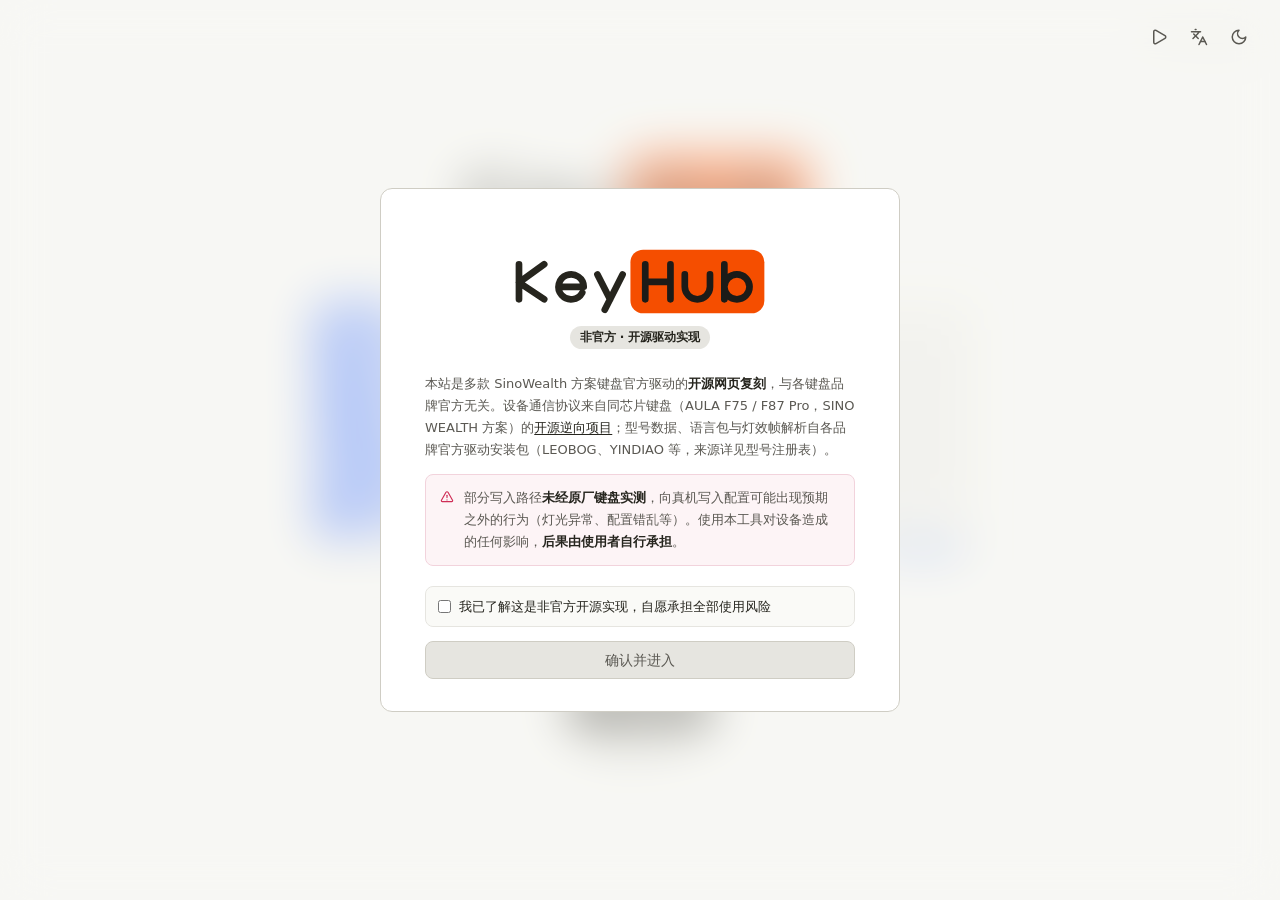
<file: index.html>
<!DOCTYPE html>
<html lang="zh-CN">
<head>
<meta charset="UTF-8">
<meta name="viewport" content="width=device-width, initial-scale=1.0">
<title>KeyHub · 键盘网页驱动（开源社区版）</title>
<link rel="icon" href="favicon.svg" type="image/svg+xml">
<link rel="icon" href="favicon.ico" sizes="16x24x32x48">
<link rel="apple-touch-icon" href="apple-touch-icon.png">
<link rel="manifest" href="manifest.webmanifest">
<meta name="theme-color" content="#f7f7f4">
<meta name="description" content="KeyHub — SinoWealth 方案键盘的开源网页驱动（非官方）：WebHID 真机连接、灯效/改键/宏，型号注册表社区共建（LEOBOG、YINDIAO 等）。">
<link rel="stylesheet" href="css/app.css">
<script>
// 先于渲染恢复夜间主题，避免暗色用户看到闪白
try {
  if (JSON.parse(localStorage.getItem('leobog-web-v1') || '{}').theme === 'dark')
    document.documentElement.dataset.theme = 'dark';
} catch (e) {}
</script>
</head>
<body>

<!-- 免责声明门：开源说明 + 风险确认，确认后才能进入型号选择。
     结构与各功能弹窗统一（modal-mask 毛玻璃遮罩 + modal 卡片），确认前不提供关闭途径 -->
<div id="gate" class="modal-mask" role="dialog" aria-modal="true" aria-label="免责声明 / Disclaimer" data-i18n-aria="app.gate.aria">
  <div class="gate-top">
    <button id="gate-demo" class="icon-btn" type="button" title="演示模式" data-i18n-title="app.gate.demoTitle" aria-haspopup="dialog"></button>
    <div class="lang-wrap">
      <button id="gate-lang" class="icon-btn" type="button" title="Language / 语言" aria-haspopup="menu"></button>
      <div class="lang-menu" role="menu">
        <button type="button" class="lang-item" data-lang="zh">简体中文 <span class="ck" data-icon="check"></span></button>
        <button type="button" class="lang-item" data-lang="en">English <span class="ck" data-icon="check"></span></button>
      </div>
    </div>
    <button id="gate-theme" class="icon-btn" type="button" title="日/夜间模式"></button>
  </div>
  <div class="modal gate-card">
    <h1 class="brand-lockup">
      <img src="assets/brand/logo-wide.svg" alt="KeyHub" class="brand-wide only-light">
      <img src="assets/brand/logo-wide-dark.svg" alt="" aria-hidden="true" class="brand-wide only-dark">
    </h1>
    <p class="gate-badge" id="gate-badge" data-i18n-text="app.gate.badge">非官方 · 开源驱动实现</p>
    <div class="gate-body">
      <p id="gate-desc" data-i18n-html="app.gate.desc">本站是多款 SinoWealth 方案键盘官方驱动的<b>开源网页复刻</b>，与各键盘品牌官方无关。设备通信协议来自同芯片键盘
        （AULA F75 / F87 Pro，SINO WEALTH 方案）的<a href="https://github.com/marcoslor/Aula-F87-Controller"
        target="_blank" rel="noreferrer">开源逆向项目</a>；型号数据、语言包与灯效帧解析自各品牌官方驱动安装包（LEOBOG、YINDIAO 等，来源详见型号注册表）。</p>
      <p class="gate-warn"><span data-icon="triangleAlert"></span>
        <span id="gate-warn-text" data-i18n-html="app.gate.warn">部分写入路径<b>未经原厂键盘实测</b>，向真机写入配置可能出现预期之外的行为（灯光异常、配置错乱等）。
        使用本工具对设备造成的任何影响，<b>后果由使用者自行承担</b>。</span></p>
    </div>
    <label class="gate-agree">
      <input type="checkbox" id="gate-agree">
      <span id="gate-agree-text" data-i18n-text="app.gate.agree">我已了解这是非官方开源实现，自愿承担全部使用风险</span>
    </label>
    <button id="gate-enter" class="btn primary" disabled data-i18n-text="app.gate.enter">确认并进入</button>
  </div>
</div>

<!-- 主页：连接中心（键盘动画 + 添加新设备向导）。常驻渲染在底层，门禁页以磨砂玻璃浮于其上 -->
<div id="welcome" class="welcome">
  <div class="welcome-top">
    <button id="welcome-demo" class="icon-btn" type="button" title="演示模式" data-i18n-title="app.gate.demoTitle" aria-haspopup="dialog"></button>
    <div class="lang-wrap">
      <button id="welcome-lang" class="icon-btn" type="button" title="Language / 语言" aria-haspopup="menu"></button>
      <div id="lang-menu" class="lang-menu" role="menu">
        <button type="button" class="lang-item" data-lang="zh">简体中文 <span class="ck" data-icon="check"></span></button>
        <button type="button" class="lang-item" data-lang="en">English <span class="ck" data-icon="check"></span></button>
      </div>
    </div>
    <button id="welcome-theme" class="icon-btn" type="button" title="日/夜间模式"></button>
  </div>
  <div class="welcome-inner">
    <div class="welcome-head">
      <div class="brand-lockup" aria-label="KeyHub">
        <img src="assets/brand/logo-wide.svg" alt="KeyHub" class="brand-wide only-light">
        <img src="assets/brand/logo-wide-dark.svg" alt="" aria-hidden="true" class="brand-wide only-dark">
      </div>
    </div>
    <div id="conn-hero" class="conn-hero"></div>
  </div>
</div>

<!-- 主界面 -->
<div id="app" class="app hidden">
  <aside class="sidebar">
    <svg class="logo" viewBox="0 0 128 128" role="img" aria-label="KeyHub" title="返回型号选择" data-i18n-title="app.topbar.backToModels"><rect x="0" y="0" width="128" height="128" rx="28" fill="var(--mark-tile,#26251e)"/><path d="M 10.5 -21.5 L 10.5 89.5 M 10.5 36 L 89.5 -21.5 M 10.5 36 L 89.5 89.5" transform="translate(24.73 32.26) scale(0.227)" fill="none" stroke="var(--mark-key,#f7f7f4)" stroke-width="21" stroke-linecap="round" stroke-linejoin="round"/><path d="M 21 50 L 79 50 M 84.88 68.54 A 39.5 39.5 0 1 1 89.5 50" transform="translate(52.88 32.26) scale(0.227)" fill="none" stroke="var(--mark-key,#f7f7f4)" stroke-width="21" stroke-linecap="round" stroke-linejoin="round"/><path d="M 10.5 10.5 L 50 89.5 M 89.5 10.5 L 33.5 122.5" transform="translate(80.57 32.26) scale(0.227)" fill="none" stroke="var(--mark-key,#f7f7f4)" stroke-width="21" stroke-linecap="round" stroke-linejoin="round"/><rect x="19.72" y="67.96" width="88.56" height="44" rx="11" fill="var(--primary,#f54e00)"/><path d="M 10.5 -21.5 L 10.5 89.5 M 89.5 -21.5 L 89.5 89.5 M 10.5 34 L 89.5 34" transform="translate(29.72 83.27) scale(0.197)" fill="none" stroke="#1c1b18" stroke-width="21" stroke-linecap="round" stroke-linejoin="round"/><path d="M 10.5 10.5 L 10.5 50 M 89.5 50 A 39.5 39.5 0 0 1 10.5 50 M 89.5 50 L 89.5 10.5" transform="translate(54.15 83.27) scale(0.197)" fill="none" stroke="#1c1b18" stroke-width="21" stroke-linecap="round" stroke-linejoin="round"/><path d="M 10.5 -21.5 L 10.5 89.5 M 50 10.5 A 39.5 39.5 0 0 1 50 89.5 A 39.5 39.5 0 0 1 50 10.5" transform="translate(78.58 83.27) scale(0.197)" fill="none" stroke="#1c1b18" stroke-width="21" stroke-linecap="round" stroke-linejoin="round"/></svg>
    <nav id="nav" class="nav"></nav>
    <div class="sidebar-foot">
      <button id="btn-debug" class="dbg-btn" title="HID 控制台" data-i18n-title="app.topbar.hidConsole">HID</button>
    </div>
  </aside>

  <main class="main">
    <header class="topbar">
      <div class="topbar-model">
        <span id="tb-model-name">—</span>
        <span id="tb-mode" class="tb-mode hidden"></span>
        <span id="tb-model-sub" class="dim"></span>
      </div>
      <div class="topbar-right">
        <div class="lang-wrap">
          <button id="app-lang" class="icon-btn" type="button" title="Language / 语言" aria-haspopup="menu"></button>
          <div class="lang-menu" role="menu">
            <button type="button" class="lang-item" data-lang="zh">简体中文 <span class="ck" data-icon="check"></span></button>
            <button type="button" class="lang-item" data-lang="en">English <span class="ck" data-icon="check"></span></button>
          </div>
        </div>
        <button id="btn-theme" class="icon-btn" title="切换日/夜间模式"></button>
        <button id="btn-back" class="icon-btn" title="返回型号选择" data-i18n-title="app.topbar.backToModels"></button>
      </div>
    </header>

    <!-- 页面顶部条带位：当前未使用（空时零高度不影响布局，切页由 main.js 清空） -->
    <section id="page-top" class="page-top"></section>

    <section class="kb-stage">
      <div class="kb-card"><div id="kb-view"></div></div>
    </section>

    <section id="page" class="page"></section>
  </main>
</div>

<!-- HID 控制台（专业用户调试台：监视/过滤 + 报文构造发送 + 只读探针） -->
<div id="debug-drawer" class="debug-drawer hidden">
  <div class="dbg-head">
    <b data-i18n-text="app.topbar.hidConsole">HID 控制台</b>
    <span id="dbg-status" class="dbg-status"></span>
    <span class="dbg-flex"></span>
    <button id="dbg-float" class="ghost-btn" title="悬浮为可拖动小窗" data-i18n-title="app.dbg.float"><span data-icon="pip"></span></button>
    <button id="dbg-copy" class="ghost-btn" title="复制可见日志" data-i18n-title="app.dbg.copyLogTip"><span data-icon="copy"></span></button>
    <button id="dbg-dl" class="ghost-btn" title="导出完整日志（.log）" data-i18n-title="app.dbg.dlLogTip"><span data-icon="download"></span></button>
    <button id="dbg-diag" class="ghost-btn" title="导出适配诊断包（提交适配 issue 时作为附件上传）" data-i18n-title="app.dbg.diagTip"><span data-icon="send"></span></button>
    <button id="dbg-clear" class="ghost-btn" title="清空日志" data-i18n-title="app.dbg.clearLogTip"><span data-icon="eraser"></span></button>
    <button id="dbg-close" class="ghost-btn"><span data-icon="x"></span></button>
  </div>
  <div class="dbg-toolbar">
    <div id="dbg-kinds" class="dbg-kinds"></div>
    <input id="dbg-search" class="inp dbg-search" type="search" placeholder="筛选…" data-i18n-placeholder="app.dbg.filterPh">
    <label class="dbg-follow"><input type="checkbox" id="dbg-follow" checked><span data-i18n-text="app.dbg.follow">跟随</span></label>
    <span id="dbg-count" class="dbg-count"></span>
  </div>
  <pre id="dbg-log" class="dbg-log"></pre>
  <div class="dbg-compose">
    <div class="dbg-row">
      <select id="dbg-mode" class="inp dbg-sel" title="发送模式" data-i18n-title="app.dbg.modeTip"></select>
      <select id="dbg-target" class="inp dbg-sel" title="发送目标接口" data-i18n-title="app.dbg.targetTip"></select>
      <input id="dbg-input" class="inp dbg-inp" type="text" spellcheck="false" autocomplete="off">
      <button id="dbg-send" class="btn" data-i18n-text="app.dbg.send">发送</button>
    </div>
    <div class="dbg-row">
      <span id="dbg-preview" class="dbg-preview"></span>
      <label class="dbg-follow" id="dbg-readback-wrap"><input type="checkbox" id="dbg-readback" checked><span data-i18n-text="app.dbg.readBack">读回应答</span></label>
    </div>
    <div class="dbg-row">
      <span class="dim dbg-quick-label" data-i18n-text="app.dbg.probes">只读探针</span>
      <span id="dbg-probes" class="dbg-probes"></span>
    </div>
  </div>
</div>

<div id="toast" class="toast hidden"></div>

<script type="module" src="js/main.js"></script>
</body>
</html>
</file>
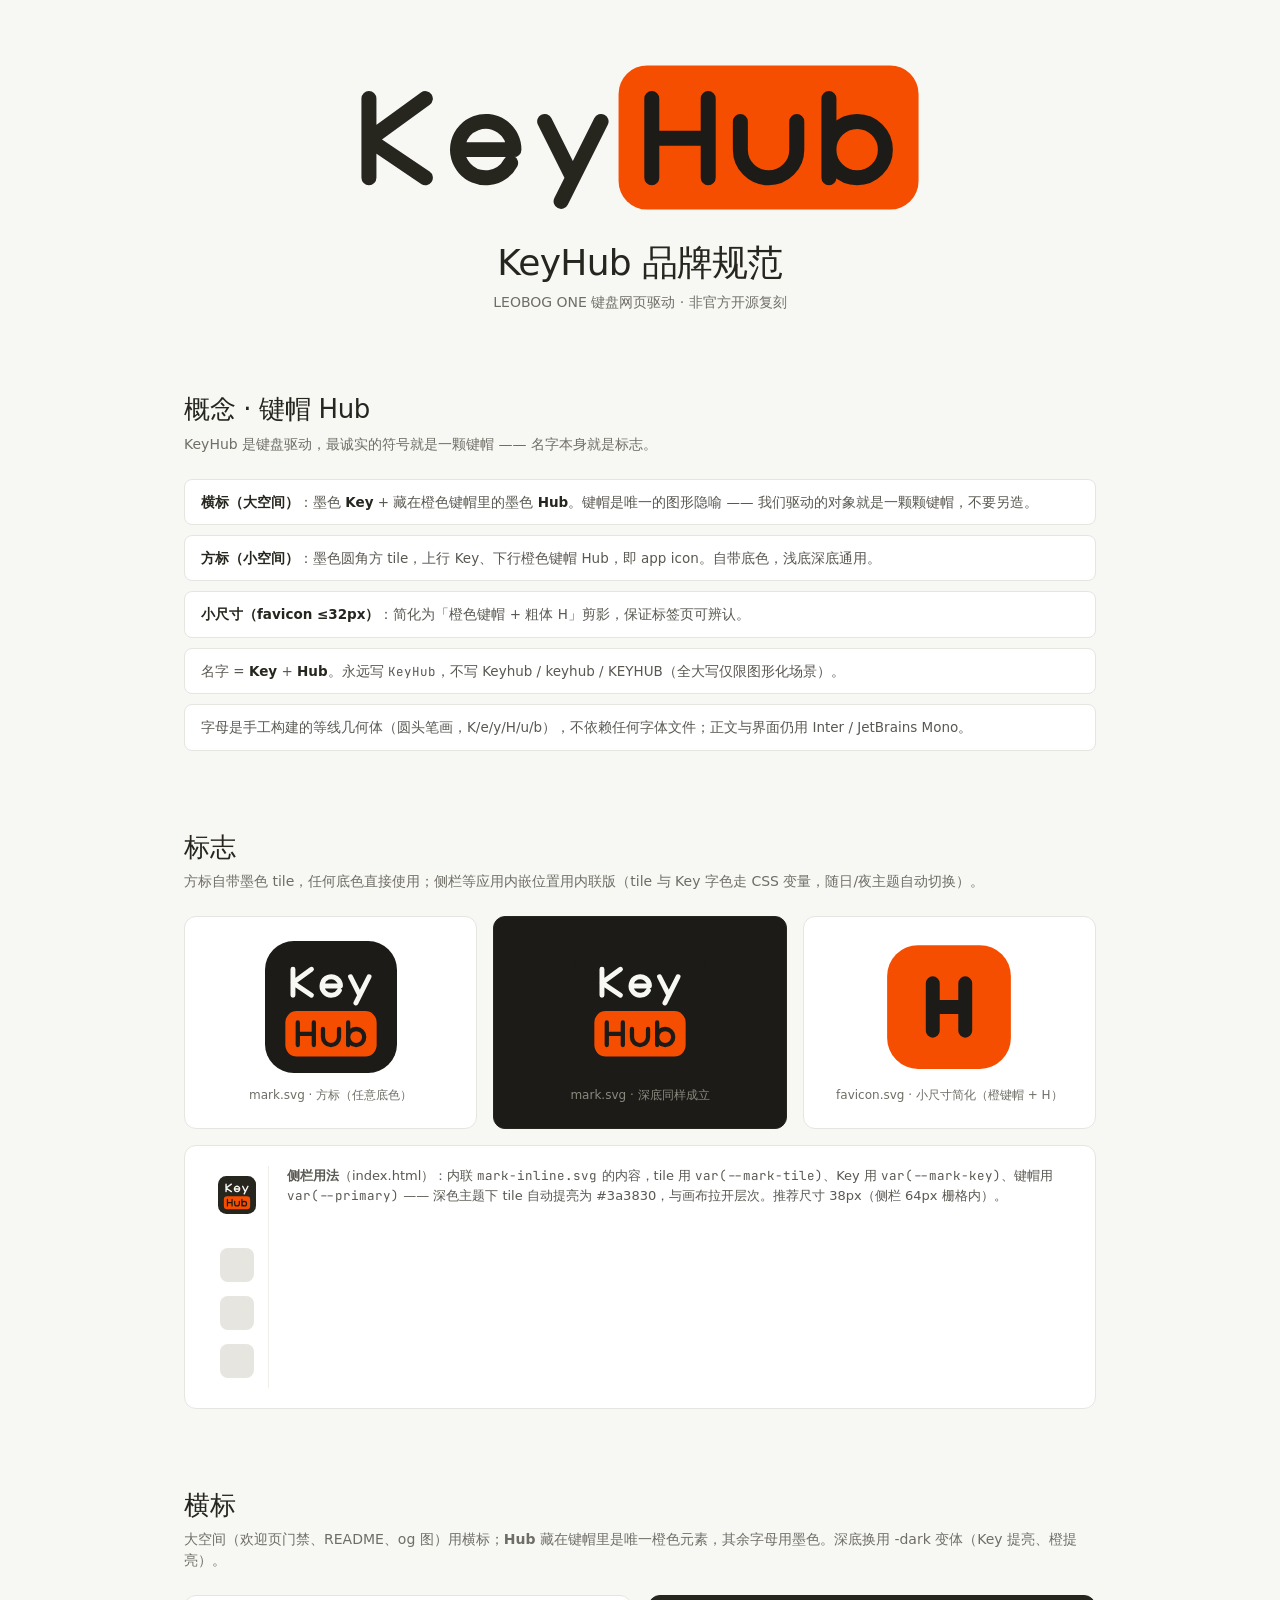
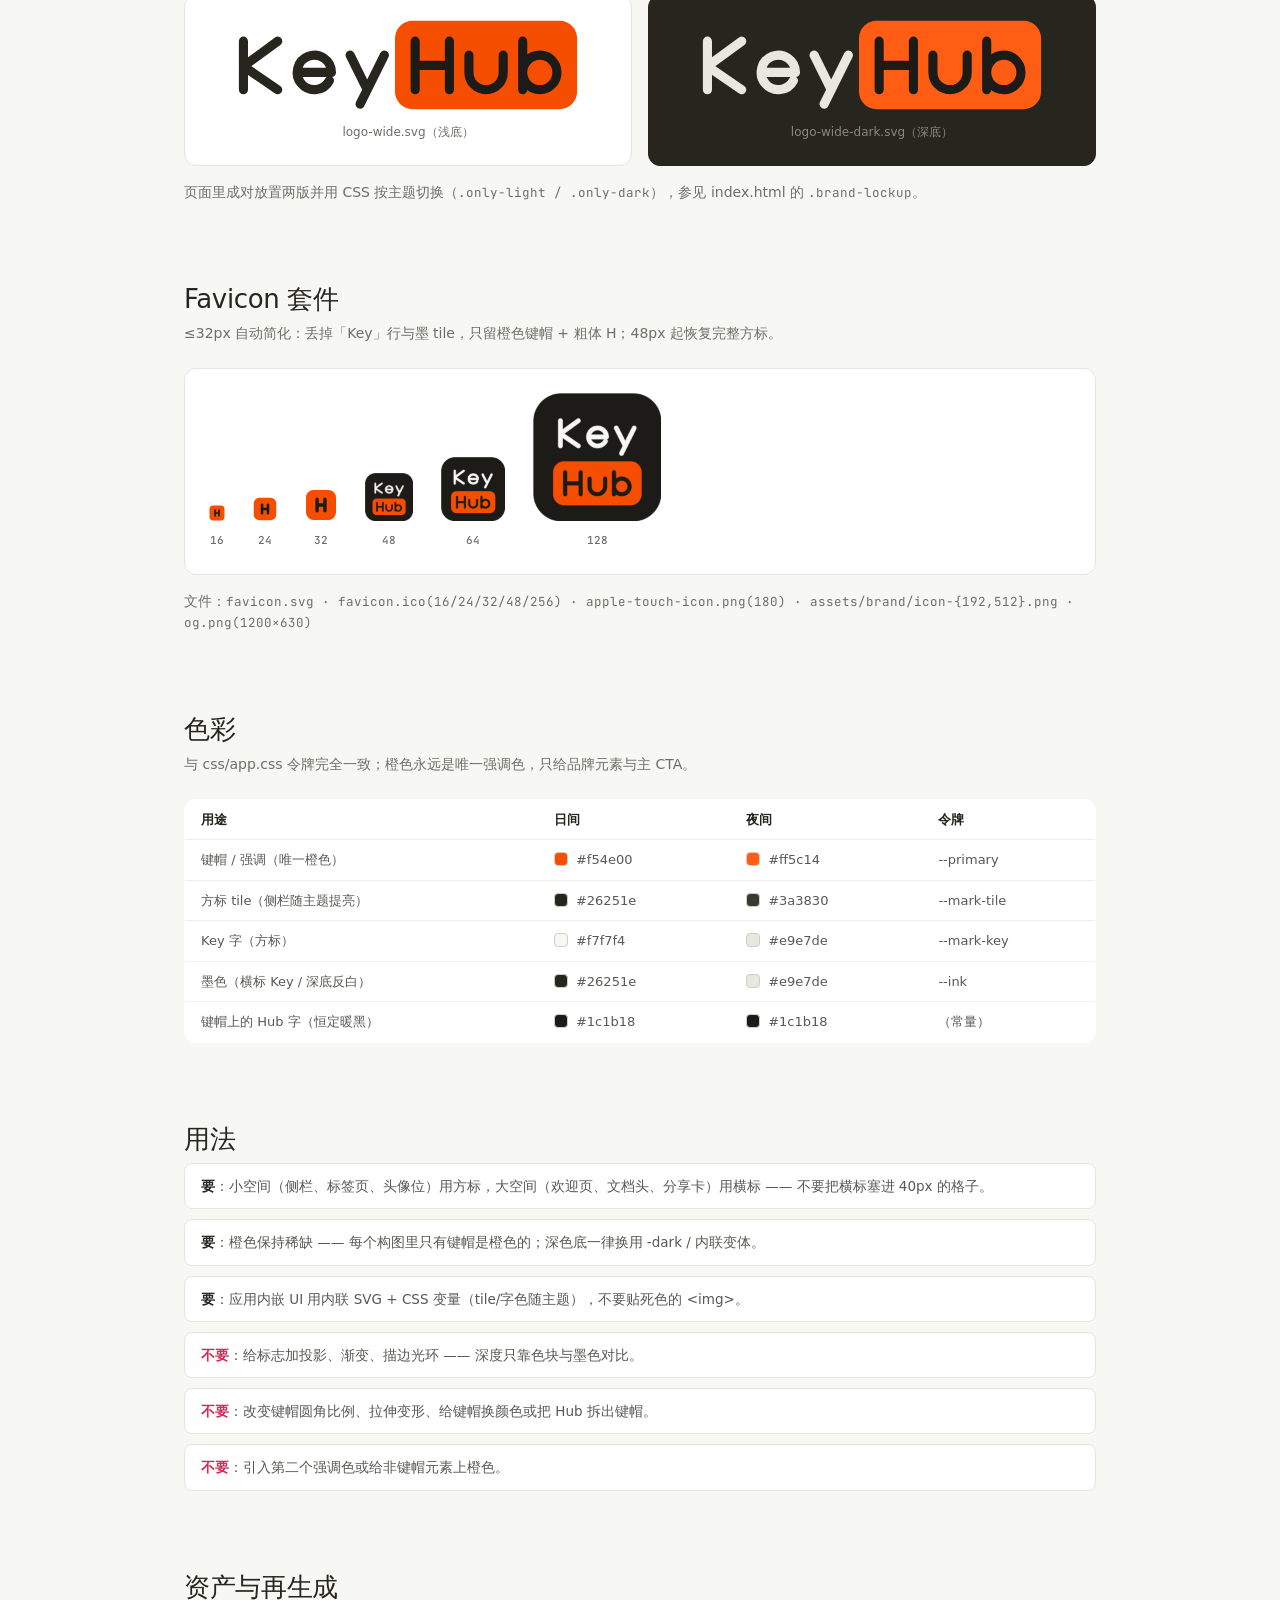
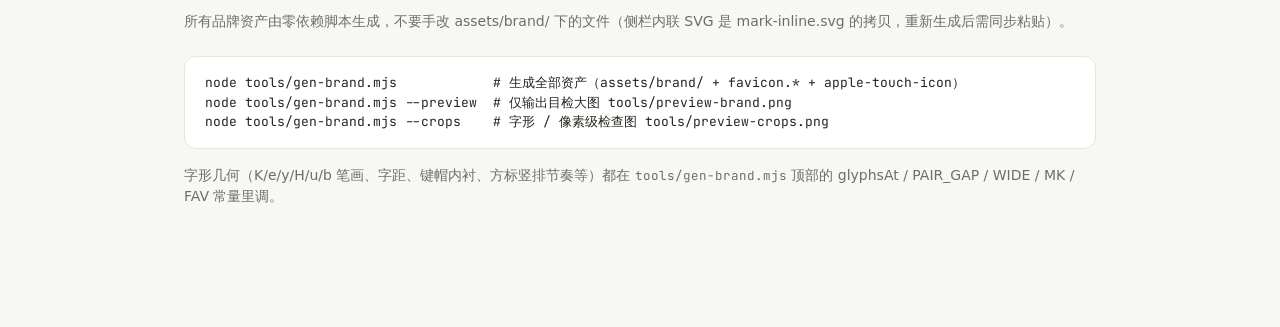
<file: brand.html>
<!DOCTYPE html>
<html lang="zh-CN">
<head>
<meta charset="UTF-8">
<meta name="viewport" content="width=device-width, initial-scale=1.0">
<title>KeyHub · 品牌规范</title>
<link rel="icon" href="favicon.svg" type="image/svg+xml">
<link rel="icon" href="favicon.ico" sizes="16x32x48">
<link rel="preconnect" href="https://fonts.googleapis.com">
<link rel="preconnect" href="https://fonts.gstatic.com" crossorigin>
<link href="https://fonts.googleapis.com/css2?family=Inter:wght@400;500;600&family=JetBrains+Mono:wght@400;500&display=swap" rel="stylesheet">
<link rel="stylesheet" href="css/app.css">
<style>
/* 品牌规范页 —— 复用 app.css 令牌, 仅本页布局样式 */
body { overflow: auto; }
.wrap { max-width: 960px; margin: 0 auto; padding: 64px 24px 96px; }
.sec { margin-top: 80px; }
.sec > h2 {
  font: 400 26px/1.25 var(--font-sans); letter-spacing: -0.33px; color: var(--ink);
  margin-bottom: 8px;
}
.sec > .sub { color: var(--muted); font-size: 14px; margin-bottom: 24px; }
.grid { display: grid; gap: 16px; }
.grid.c3 { grid-template-columns: repeat(3, 1fr); }
.grid.c2 { grid-template-columns: repeat(2, 1fr); }
@media (max-width: 720px) { .grid.c3, .grid.c2 { grid-template-columns: 1fr; } }
.tile {
  background: var(--card); border: 1px solid var(--hairline); border-radius: var(--r-lg);
  padding: 24px; display: flex; flex-direction: column; align-items: center; gap: 14px;
}
.tile.dark { background: var(--ink); color: var(--canvas); border-color: var(--ink); }
.tile .label { font: 500 12px/1.4 var(--font-sans); color: var(--muted); }
.tile.dark .label { color: #8b887d; }
.row { display: flex; align-items: center; gap: 24px; flex-wrap: wrap; }
table.tok { border-collapse: collapse; width: 100%; background: var(--card); border: 1px solid var(--hairline); border-radius: var(--r-lg); overflow: hidden; }
table.tok th, table.tok td { text-align: left; padding: 10px 16px; border-bottom: 1px solid var(--hairline-soft); font: 400 13px/1.5 var(--font-sans); color: var(--body); }
table.tok th { font-weight: 600; color: var(--ink); }
table.tok tr:last-child td { border-bottom: none; }
.sw { display: inline-block; width: 14px; height: 14px; border-radius: 4px; border: 1px solid var(--hairline-strong); vertical-align: -2px; margin-right: 8px; }
code, .mono { font-family: var(--font-mono); font-size: 12.5px; }
.codeblock {
  background: var(--card); border: 1px solid var(--hairline); border-radius: var(--r-lg);
  padding: 16px 20px; font-family: var(--font-mono); font-size: 13px; color: var(--ink);
  overflow-x: auto; user-select: text; white-space: pre;
}
ul.rules { list-style: none; display: grid; gap: 10px; }
ul.rules li { background: var(--card); border: 1px solid var(--hairline); border-radius: var(--r-md); padding: 12px 16px; font-size: 13.5px; color: var(--body); }
ul.rules li b { color: var(--ink); font-weight: 600; }
ul.rules li.no b { color: var(--error); }
.favdemo { display: flex; align-items: flex-end; gap: 28px; background: var(--card); border: 1px solid var(--hairline); border-radius: var(--r-lg); padding: 24px; }
.favdemo .item { text-align: center; }
.favdemo .item img { display: block; margin: 0 auto 8px; image-rendering: auto; }
.favdemo .item span { font: 500 11px/1 var(--font-mono); color: var(--muted); }
.hero { text-align: center; }
.hero img { width: min(560px, 100%); height: auto; }
.kicker { font: 600 11px/1.4 var(--font-sans); letter-spacing: 0.88px; text-transform: uppercase; color: var(--muted); }
.sidebar-demo {
  display: flex; align-items: flex-start; gap: 18px; background: var(--card);
  border: 1px solid var(--hairline); border-radius: var(--r-lg); padding: 20px;
}
.sidebar-demo .rail {
  width: 64px; flex: none; display: flex; flex-direction: column; align-items: center; gap: 14px;
  padding: 10px 0; border-right: 1px solid var(--hairline-soft);
}
.sidebar-demo .rail .ph { width: 34px; height: 34px; border-radius: 8px; background: var(--surface-strong); }
.sidebar-demo .rail svg.logo { width: 38px; height: 38px; display: block; }
.sidebar-demo p { font-size: 13px; color: var(--body); }
</style>
</head>
<body>
<div class="wrap">

  <div class="hero sec" style="margin-top:0">
    <img src="assets/brand/logo-wide.svg" alt="KeyHub">
    <h1 style="font:400 36px/1.2 var(--font-sans); letter-spacing:-0.72px; color:var(--ink); margin-top:24px">KeyHub 品牌规范</h1>
    <p style="color:var(--muted); font-size:14px; margin-top:8px">LEOBOG ONE 键盘网页驱动 · 非官方开源复刻</p>
  </div>

  <div class="sec">
    <h2>概念 · 键帽 Hub</h2>
    <p class="sub">KeyHub 是键盘驱动，最诚实的符号就是一颗键帽 —— 名字本身就是标志。</p>
    <ul class="rules">
      <li><b>横标（大空间）</b>：墨色 <b>Key</b> + 藏在橙色键帽里的墨色 <b>Hub</b>。键帽是唯一的图形隐喻 —— 我们驱动的对象就是一颗颗键帽，不要另造。</li>
      <li><b>方标（小空间）</b>：墨色圆角方 tile，上行 Key、下行橙色键帽 Hub，即 app icon。自带底色，浅底深底通用。</li>
      <li><b>小尺寸（favicon ≤32px）</b>：简化为「橙色键帽 + 粗体 H」剪影，保证标签页可辨认。</li>
      <li>名字 = <b>Key</b> + <b>Hub</b>。永远写 <span class="mono">KeyHub</span>，不写 Keyhub / keyhub / KEYHUB（全大写仅限图形化场景）。</li>
      <li>字母是手工构建的等线几何体（圆头笔画，K/e/y/H/u/b），不依赖任何字体文件；正文与界面仍用 Inter / JetBrains Mono。</li>
    </ul>
  </div>

  <div class="sec">
    <h2>标志</h2>
    <p class="sub">方标自带墨色 tile，任何底色直接使用；侧栏等应用内嵌位置用内联版（tile 与 Key 字色走 CSS 变量，随日/夜主题自动切换）。</p>
    <div class="grid c3">
      <div class="tile"><img src="assets/brand/mark.svg" width="132" alt="方标"><span class="label">mark.svg · 方标（任意底色）</span></div>
      <div class="tile dark" style="background:#1c1b18"><img src="assets/brand/mark.svg" width="132" alt="方标深底"><span class="label">mark.svg · 深底同样成立</span></div>
      <div class="tile"><img src="assets/brand/favicon.svg" width="132" alt="小尺寸简化"><span class="label">favicon.svg · 小尺寸简化（橙键帽 + H）</span></div>
    </div>
    <div class="sidebar-demo" style="margin-top:16px">
      <div class="rail">
        <svg class="logo" viewBox="0 0 128 128" role="img" aria-label="KeyHub"><rect x="0" y="0" width="128" height="128" rx="28" fill="var(--mark-tile,#26251e)"/><path d="M 10.5 -21.5 L 10.5 89.5 M 10.5 36 L 89.5 -21.5 M 10.5 36 L 89.5 89.5" transform="translate(24.73 32.26) scale(0.227)" fill="none" stroke="var(--mark-key,#f7f7f4)" stroke-width="21" stroke-linecap="round" stroke-linejoin="round"/><path d="M 21 50 L 79 50 M 84.88 68.54 A 39.5 39.5 0 1 1 89.5 50" transform="translate(52.88 32.26) scale(0.227)" fill="none" stroke="var(--mark-key,#f7f7f4)" stroke-width="21" stroke-linecap="round" stroke-linejoin="round"/><path d="M 10.5 10.5 L 50 89.5 M 89.5 10.5 L 33.5 122.5" transform="translate(80.57 32.26) scale(0.227)" fill="none" stroke="var(--mark-key,#f7f7f4)" stroke-width="21" stroke-linecap="round" stroke-linejoin="round"/><rect x="19.72" y="67.96" width="88.56" height="44" rx="11" fill="var(--primary,#f54e00)"/><path d="M 10.5 -21.5 L 10.5 89.5 M 89.5 -21.5 L 89.5 89.5 M 10.5 34 L 89.5 34" transform="translate(29.72 83.27) scale(0.197)" fill="none" stroke="#1c1b18" stroke-width="21" stroke-linecap="round" stroke-linejoin="round"/><path d="M 10.5 10.5 L 10.5 50 M 89.5 50 A 39.5 39.5 0 0 1 10.5 50 M 89.5 50 L 89.5 10.5" transform="translate(54.15 83.27) scale(0.197)" fill="none" stroke="#1c1b18" stroke-width="21" stroke-linecap="round" stroke-linejoin="round"/><path d="M 10.5 -21.5 L 10.5 89.5 M 50 10.5 A 39.5 39.5 0 0 1 50 89.5 A 39.5 39.5 0 0 1 50 10.5" transform="translate(78.58 83.27) scale(0.197)" fill="none" stroke="#1c1b18" stroke-width="21" stroke-linecap="round" stroke-linejoin="round"/></svg>
        <span class="ph"></span><span class="ph"></span><span class="ph"></span>
      </div>
      <p><b>侧栏用法</b>（index.html）：内联 <span class="mono">mark-inline.svg</span> 的内容，tile 用 <span class="mono">var(--mark-tile)</span>、Key 用 <span class="mono">var(--mark-key)</span>、键帽用 <span class="mono">var(--primary)</span> —— 深色主题下 tile 自动提亮为 #3a3830，与画布拉开层次。推荐尺寸 38px（侧栏 64px 栅格内）。</p>
    </div>
  </div>

  <div class="sec">
    <h2>横标</h2>
    <p class="sub">大空间（欢迎页门禁、README、og 图）用横标；<b>Hub</b> 藏在键帽里是唯一橙色元素，其余字母用墨色。深底换用 -dark 变体（Key 提亮、橙提亮）。</p>
    <div class="grid c2">
      <div class="tile"><img src="assets/brand/logo-wide.svg" style="width:min(340px,86%)" alt="横标"><span class="label">logo-wide.svg（浅底）</span></div>
      <div class="tile dark"><img src="assets/brand/logo-wide-dark.svg" style="width:min(340px,86%)" alt="横标深底"><span class="label">logo-wide-dark.svg（深底）</span></div>
    </div>
    <p class="sub" style="margin-top:16px">页面里成对放置两版并用 CSS 按主题切换（<span class="mono">.only-light / .only-dark</span>），参见 index.html 的 <span class="mono">.brand-lockup</span>。</p>
  </div>

  <div class="sec">
    <h2>Favicon 套件</h2>
    <p class="sub">≤32px 自动简化：丢掉「Key」行与墨 tile，只留橙色键帽 + 粗体 H；48px 起恢复完整方标。</p>
    <div class="favdemo">
      <div class="item"><img src="favicon.svg" width="16" alt=""><span>16</span></div>
      <div class="item"><img src="favicon.svg" width="24" alt=""><span>24</span></div>
      <div class="item"><img src="favicon.svg" width="32" alt=""><span>32</span></div>
      <div class="item"><img src="favicon.ico" width="48" alt=""><span>48</span></div>
      <div class="item"><img src="assets/brand/icon-192.png" width="64" alt=""><span>64</span></div>
      <div class="item"><img src="assets/brand/icon-192.png" width="128" alt=""><span>128</span></div>
    </div>
    <p class="sub" style="margin-top:16px">文件：<span class="mono">favicon.svg · favicon.ico(16/24/32/48/256) · apple-touch-icon.png(180) · assets/brand/icon-{192,512}.png · og.png(1200×630)</span></p>
  </div>

  <div class="sec">
    <h2>色彩</h2>
    <p class="sub">与 css/app.css 令牌完全一致；橙色永远是唯一强调色，只给品牌元素与主 CTA。</p>
    <table class="tok">
      <tr><th>用途</th><th>日间</th><th>夜间</th><th>令牌</th></tr>
      <tr><td>键帽 / 强调（唯一橙色）</td><td><span class="sw" style="background:#f54e00"></span>#f54e00</td><td><span class="sw" style="background:#ff5c14"></span>#ff5c14</td><td class="mono">--primary</td></tr>
      <tr><td>方标 tile（侧栏随主题提亮）</td><td><span class="sw" style="background:#26251e"></span>#26251e</td><td><span class="sw" style="background:#3a3830"></span>#3a3830</td><td class="mono">--mark-tile</td></tr>
      <tr><td>Key 字（方标）</td><td><span class="sw" style="background:#f7f7f4"></span>#f7f7f4</td><td><span class="sw" style="background:#e9e7de"></span>#e9e7de</td><td class="mono">--mark-key</td></tr>
      <tr><td>墨色（横标 Key / 深底反白）</td><td><span class="sw" style="background:#26251e"></span>#26251e</td><td><span class="sw" style="background:#e9e7de"></span>#e9e7de</td><td class="mono">--ink</td></tr>
      <tr><td>键帽上的 Hub 字（恒定暖黑）</td><td><span class="sw" style="background:#1c1b18"></span>#1c1b18</td><td><span class="sw" style="background:#1c1b18"></span>#1c1b18</td><td class="mono">（常量）</td></tr>
    </table>
  </div>

  <div class="sec">
    <h2>用法</h2>
    <ul class="rules">
      <li><b>要</b>：小空间（侧栏、标签页、头像位）用方标，大空间（欢迎页、文档头、分享卡）用横标 —— 不要把横标塞进 40px 的格子。</li>
      <li><b>要</b>：橙色保持稀缺 —— 每个构图里只有键帽是橙色的；深色底一律换用 -dark / 内联变体。</li>
      <li><b>要</b>：应用内嵌 UI 用内联 SVG + CSS 变量（tile/字色随主题），不要贴死色的 &lt;img&gt;。</li>
      <li class="no"><b>不要</b>：给标志加投影、渐变、描边光环 —— 深度只靠色块与墨色对比。</li>
      <li class="no"><b>不要</b>：改变键帽圆角比例、拉伸变形、给键帽换颜色或把 Hub 拆出键帽。</li>
      <li class="no"><b>不要</b>：引入第二个强调色或给非键帽元素上橙色。</li>
    </ul>
  </div>

  <div class="sec">
    <h2>资产与再生成</h2>
    <p class="sub">所有品牌资产由零依赖脚本生成，不要手改 assets/brand/ 下的文件（侧栏内联 SVG 是 mark-inline.svg 的拷贝，重新生成后需同步粘贴）。</p>
    <div class="codeblock">node tools/gen-brand.mjs            # 生成全部资产（assets/brand/ + favicon.* + apple-touch-icon）
node tools/gen-brand.mjs --preview  # 仅输出目检大图 tools/preview-brand.png
node tools/gen-brand.mjs --crops    # 字形 / 像素级检查图 tools/preview-crops.png</div>
    <p class="sub" style="margin-top:16px">字形几何（K/e/y/H/u/b 笔画、字距、键帽内衬、方标竖排节奏等）都在 <span class="mono">tools/gen-brand.mjs</span> 顶部的 glyphsAt / PAIR_GAP / WIDE / MK / FAV 常量里调。</p>
  </div>

</div>
</body>
</html>
</file>
<file: css/app.css>
/* ============================================================
   KeyHub — 主题令牌（本文件 :root 即唯一权威来源，DESIGN.md 为其叙述）
   暖奶油画布 · 墨色文字 · 橙色唯一强调 · 细线无阴影 · 日/夜双主题
   ============================================================ */
:root {
  /* Surface */
  --canvas: #f7f7f4;
  --canvas-soft: #fafaf7;
  --card: #ffffff;
  --surface-strong: #e6e5e0;
  /* Hairlines */
  --hairline: #e6e5e0;
  --hairline-soft: #efeee8;
  --hairline-strong: #cfcdc4;
  /* Text */
  --ink: #26251e;
  --body: #5a5852;
  --muted: #6f6e66;   /* 次级文字最低档：奶油底 4.7:1 / 白卡 5.0:1 */
  --muted-soft: #a09c92;  /* 仅用于装饰性图形（圆点/图标），不作文字色 */
  --on-primary: #ffffff;
  /* Brand & semantic */
  --primary: #f54e00;
  --primary-active: #d04200;
  --mark-tile: #26251e;  /* 侧栏方标 tile（assets/brand/mark-inline.svg 内联用） */
  --mark-key: #f7f7f4;   /* 方标上的 Key 字 */
  --success: #1f8a65;
  --warn: #9a6700;
  --error: #cf2d56;
  /* Type */
  /* 系统字体栈：站点零外部依赖（不请求 fonts.googleapis.com），中文由 PingFang/雅黑承接 */
  --font-sans: system-ui, -apple-system, "Segoe UI", "Helvetica Neue", "PingFang SC", "Microsoft YaHei", sans-serif;
  --font-mono: ui-monospace, "Cascadia Mono", Consolas, "JetBrains Mono", monospace;
  /* Radius */
  --r-xs: 4px; --r-sm: 6px; --r-md: 8px; --r-lg: 12px; --r-pill: 9999px;
  /* 主区统一容器宽：顶栏/面板内容共用同一中轴与左右缘；桌面优先，仅超宽屏才收口 */
  --shell: 1720px;

  color-scheme: light;
}

/* ---------- 夜间主题（暖黑，同一令牌体系） ---------- */
:root[data-theme="dark"] {
  --canvas: #1c1b18;
  --canvas-soft: #22211d;
  --card: #26251f;
  --surface-strong: #3a3830;
  --hairline: #35332c;
  --hairline-soft: #2c2a25;
  --hairline-strong: #4d4a40;
  --ink: #e9e7de;
  --body: #b6b3a8;
  --muted: #949083;   /* 暖黑卡面 4.8:1 */
  --muted-soft: #6e6b61;
  --on-primary: #ffffff;
  --primary: #ff5c14;
  --primary-active: #ff7238;
  --mark-tile: #3a3830;
  --mark-key: #e9e7de;
  --success: #3dbd8f;
  --warn: #d9a72e;
  --error: #e35d7f;

  color-scheme: dark;
}
* { box-sizing: border-box; margin: 0; padding: 0; user-select: none; }
html, body { height: 100%; }
body {
  background: var(--canvas);
  color: var(--body);
  font: 14px/1.5 var(--font-sans);
  overflow: hidden;
  -webkit-font-smoothing: antialiased;
}
.hidden { display: none !important; }
.dim { color: var(--muted); font-size: 12px; }
svg.ic { flex: none; vertical-align: -2px; }

/* ---------- 控件 ---------- */
.btn {
  display: inline-flex; align-items: center; justify-content: center; gap: 7px;
  background: var(--card);
  color: var(--ink);
  border: 1px solid var(--hairline-strong);
  border-radius: var(--r-md);
  padding: 6px 14px;
  min-height: 32px;
  cursor: pointer;
  font: 500 13px/1 var(--font-sans);
  transition: border-color .12s, background .12s;
}
.btn:hover { border-color: var(--ink); }
.btn:active { background: var(--canvas-soft); }
.btn.primary {
  background: var(--primary);
  border-color: var(--primary);
  color: var(--on-primary);
}
.btn.primary:hover { background: var(--primary-active); border-color: var(--primary-active); }
.btn.danger { color: var(--error); }
.btn.danger:hover { border-color: var(--error); }
.btn:disabled { opacity: .4; cursor: default; pointer-events: none; }
/* 禁用的主按钮保持可读：灰底 + 正文墨色（两主题经 token 成立），不用透明度压对比 */
.btn.primary:disabled { background: var(--surface-strong); border-color: var(--hairline-strong); color: var(--body); opacity: 1; }
.ghost-btn {
  display: inline-flex; align-items: center; gap: 6px;
  background: none; border: none; color: var(--muted);
  padding: 4px 8px; border-radius: var(--r-sm); cursor: pointer;
  font: 500 13px/1.4 var(--font-sans);
}
.ghost-btn:hover { color: var(--ink); background: var(--surface-strong); }
.sel, .inp {
  background: var(--card); color: var(--ink);
  border: 1px solid var(--hairline-strong); border-radius: var(--r-md);
  padding: 7px 10px; font: 400 13px/1.4 var(--font-sans); outline: none;
  user-select: text;
}
.sel:focus, .inp:focus { border-color: var(--ink); }
input[type="range"] { accent-color: var(--primary); cursor: pointer; }
input[type="checkbox"] { accent-color: var(--primary); }
input[type="color"].color-well {
  padding: 0; border-radius: var(--r-md); overflow: hidden;
}
.color-well::-webkit-color-swatch-wrapper { padding: 0; }
.color-well::-webkit-color-swatch { border: 1px solid var(--hairline-strong); border-radius: var(--r-md); }

/* 滑条行 */
.slider-row { display: flex; align-items: center; gap: 10px; margin: 9px 0; }
.slider-row label { width: 56px; flex: none; font-size: 13px; color: var(--ink); }
.slider-row input[type="range"] { flex: 1; }
.slider-row .val { width: 34px; text-align: center; font: 400 12px var(--font-mono); color: var(--ink); }
.slider-row .btn { min-height: 30px; padding: 4px 10px; }

/* ---------- 免责声明门 ---------- */
/* 门禁即弹窗：与其他功能弹窗共用 modal-mask（毛玻璃遮罩）+ modal（卡片）。
   底下的 #welcome 连接中心常驻渲染，透过毛玻璃隐约可见；确认前遮罩不可点击关闭 */
.gate-top {
  position: absolute; top: 20px; right: 24px;
  display: flex; align-items: center; gap: 6px;
}
.modal.gate-card {
  width: min(600px, calc(100vw - 48px)); min-width: 0;
  max-height: 86vh; overflow: auto;
  padding: 40px 44px 32px;
  text-align: center;
}
.gate-card h1 { margin-top: 20px; }
.gate-card h1 .brand-wide { width: min(250px, 72%); }
.gate-badge {
  display: inline-block;
  font: 600 12px/1.4 var(--font-sans);
  padding: 3px 10px; border-radius: var(--r-pill);
  background: var(--surface-strong); color: var(--ink);
  margin-top: 12px;
}
.gate-body { text-align: left; margin-top: 24px; font-size: 13px; line-height: 1.7; color: var(--body); }
.gate-body b { color: var(--ink); }
.gate-body a { color: var(--ink); text-decoration: underline; text-underline-offset: 2px; }
.gate-body a:hover { color: var(--primary); }
.gate-warn {
  display: flex; gap: 10px; align-items: flex-start;
  margin-top: 12px; padding: 12px 14px;
  border: 1px solid #f2d3dc; border-radius: var(--r-md);
  background: #fdf4f6; color: var(--body);
}
:root[data-theme="dark"] .gate-warn { border-color: #5c3543; background: #322028; }
.gate-warn svg.ic { color: var(--error); margin-top: 3px; }
.gate-agree {
  display: flex; gap: 8px; align-items: center;
  margin-top: 20px; padding: 10px 12px;
  border: 1px solid var(--hairline); border-radius: var(--r-md);
  background: var(--canvas-soft);
  font-size: 13px; color: var(--ink);
  cursor: pointer; text-align: left;
}
.gate-agree:hover { border-color: var(--hairline-strong); }
.gate-card .btn.primary { width: 100%; min-height: 38px; margin-top: 14px; font-size: 14px; }

/* ---------- 欢迎页 ---------- */
.welcome {
  height: 100%; overflow: auto;
  position: relative;
  display: flex; flex-direction: column; /* 内容不足一屏时垂直居中，超出时可滚动（margin:auto 不会裁顶） */
  background: var(--canvas);
}
.welcome-top {
  position: absolute; top: 20px; right: 24px;
  display: flex; align-items: center; gap: 6px;
}
/* 右上角统一小图标按钮（演示 / 语言 / 日夜间 / 返回型号）：门禁页、主页、应用顶栏三处共用 */
.icon-btn {
  position: relative;
  display: inline-flex; align-items: center; justify-content: center;
  width: 34px; height: 34px; border: none; border-radius: var(--r-sm);
  background: none; color: var(--body); cursor: pointer;
  transition: color .12s, background .12s;
}
.icon-btn:hover { color: var(--ink); background: var(--surface-strong); }
.lang-wrap { position: relative; }
.lang-menu {
  position: absolute; right: 0; top: calc(100% + 6px);
  display: none; flex-direction: column; gap: 1px;
  min-width: 150px; padding: 4px;
  background: var(--card); border: 1px solid var(--hairline-strong); border-radius: var(--r-md);
  z-index: 30;
}
.lang-menu.open { display: flex; }
.lang-item {
  display: flex; align-items: center; justify-content: space-between; gap: 14px;
  padding: 7px 10px; border: none; background: none; border-radius: var(--r-sm);
  font: 500 13px/1.4 var(--font-sans); color: var(--body); cursor: pointer; text-align: left;
}
.lang-item:hover { background: var(--canvas-soft); color: var(--ink); }
.lang-item.on { color: var(--ink); }
.lang-item .ck { visibility: hidden; color: var(--ink); display: inline-flex; }
.lang-item.on .ck { visibility: visible; }
.welcome-inner { width: 100%; max-width: 1128px; margin: auto; padding: 44px 24px 52px; }
.welcome-head { text-align: center; margin-bottom: 40px; }
/* 品牌横标（assets/brand/logo-wide.svg，浅/深底两版随主题切换） */
.brand-lockup { margin: 0; }
.brand-wide { display: block; width: min(340px, 82%); height: auto; margin: 0 auto; }
.only-dark { display: none; }
:root[data-theme="dark"] .only-light { display: none; }
:root[data-theme="dark"] .only-dark { display: block; }
.welcome-head .brand-lockup { margin-top: 26px; }

/* ---------- 主页连接中心（添加新设备） ---------- */
.conn-hero { display: flex; flex-direction: column; align-items: center; text-align: center; }
.conn-visual { width: min(680px, 100%); }
.conn-visual canvas { display: block; width: 100%; }
.conn-actions { display: flex; flex-direction: column; align-items: center; gap: 10px; margin-top: 32px; }
.conn-cta {
  display: inline-flex; align-items: center; justify-content: center; gap: 8px;
  background: var(--ink); color: var(--canvas);
  border: none; border-radius: var(--r-pill);
  padding: 11px 26px; min-height: 40px; cursor: pointer;
  font: 600 14px/1 var(--font-sans);
  transition: transform .12s, background .12s;
}
.conn-cta:hover:not(:disabled) { transform: translateY(-1px); background: color-mix(in srgb, var(--ink) 86%, var(--canvas)); }
.conn-cta:disabled { opacity: .65; cursor: default; }
/* 空态演示入口：CTA 下方的安静文字链接（无硬件访客的完整体验路径） */
.conn-demo-link {
  display: inline-flex; align-items: center; gap: 5px;
  background: none; border: none; padding: 4px 8px; cursor: pointer;
  color: var(--muted); font: 500 13px/1.4 var(--font-sans);
}
.conn-demo-link:hover { color: var(--ink); }
.conn-title { color: var(--ink); font: 600 20px/1.4 var(--font-sans); letter-spacing: -0.2px; margin-top: 28px; }
.conn-hint { color: var(--muted); font-size: 13px; line-height: 1.7; max-width: 580px; margin-top: 8px; }
/* 有设备态：提示跟在 CTA 后作脚注，与按钮拉开一档 */
.conn-actions + .conn-hint { margin-top: 12px; }

/* 设备卡片列表（主页已添加的设备） */
.device-grid {
  display: flex; flex-wrap: wrap; justify-content: center;
  gap: 20px; width: min(1240px, 100%);
}
.device-card {
  flex: 1 1 400px; max-width: 620px;
  background: var(--card); border: 1px solid var(--hairline); border-radius: var(--r-lg);
  overflow: hidden; cursor: pointer; transition: border-color .15s;
}
.device-card:hover { border-color: var(--ink); }
.dc-img {
  height: 300px; display: flex; align-items: center; justify-content: center;
  background: var(--canvas-soft); border-bottom: 1px solid var(--hairline-soft);
}
.dc-img img { max-height: 84%; max-width: 84%; object-fit: contain; }
.dc-body { padding: 18px 20px 16px; }
.dc-top { display: flex; align-items: center; justify-content: space-between; gap: 8px; }
.dc-title { display: flex; align-items: baseline; gap: 9px; min-width: 0; flex: 1; }
.dc-name { color: var(--ink); font: 600 20px/1.3 var(--font-sans); flex: none; }
/* 演示设备卡片标签：与普通卡片同款式，仅多一枚中性小药丸 */
.dc-tag {
  flex: none; padding: 2px 8px; border-radius: var(--r-pill);
  background: var(--surface-strong); color: var(--ink);
  font: 500 12px/1.4 var(--font-sans);
}
/* 顶栏会话模式标签：演示会话（模拟器）显示，真机会话隐藏——与卡片演示标签同款式 */
.tb-mode {
  flex: none; padding: 2px 8px; border-radius: var(--r-pill);
  background: var(--surface-strong); color: var(--ink);
  font: 500 12px/1.4 var(--font-sans);
}
.dc-x {
  display: inline-flex; align-items: center; justify-content: center;
  width: 26px; height: 26px; border: none; border-radius: var(--r-sm);
  background: none; color: var(--muted); cursor: pointer;
  opacity: 0; transition: opacity .12s, color .12s, background .12s;
}
.device-card:hover .dc-x { opacity: 1; }
.dc-x:hover { color: var(--error); background: var(--surface-strong); }
.dc-meta { display: flex; align-items: center; gap: 10px; margin-top: 10px; }
.dc-icons { display: inline-flex; align-items: center; gap: 10px; color: var(--ink); flex: none; }
.dc-batt { display: inline-flex; align-items: center; gap: 4px; color: var(--muted); }
.dc-batt .dc-batt-pct { font: 500 12px/1 var(--font-mono); }
.dc-sub { color: var(--muted); font-size: 13px; overflow: hidden; text-overflow: ellipsis; white-space: nowrap; min-width: 0; }

/* ---------- 添加设备向导 ---------- */
/* max-width 必须显式覆盖 .modal 的 520px，否则 width:min(680px,…) 被压住不生效 */
.modal.wizard {
  position: relative; width: min(680px, 94vw); max-width: min(680px, 94vw);
  max-height: 86vh; overflow: auto; padding: 24px;
}
.wizard h4 { display: flex; align-items: center; justify-content: space-between; }
.wiz-note { color: var(--body); font-size: 13px; line-height: 1.6; margin: -4px 0 0; }
/* 向导右上角 HID 日志气泡：锚在弹窗头部下方，盖在型号网格上 */
.bug-bubble {
  position: absolute; top: 48px; right: 16px; z-index: 5;
  width: min(460px, calc(100% - 32px));
  display: flex; flex-direction: column;
  background: var(--card); border: 1px solid var(--hairline-strong); border-radius: var(--r-md);
}
.bug-head { display: flex; align-items: center; gap: 8px; padding: 7px 8px 7px 14px; border-bottom: 1px solid var(--hairline); }
.bug-head b { color: var(--ink); font: 600 12px/1.4 var(--font-sans); }
.bug-log { flex: none; height: 280px; }
.ghost-btn.on { color: var(--primary); }
.wiz-step { margin-top: 20px; }
.wiz-label {
  display: flex; align-items: center; gap: 8px; margin-bottom: 12px;
  color: var(--ink); font: 600 11px/1.4 var(--font-sans);
  letter-spacing: 0.88px; text-transform: uppercase;
}
.step-no {
  display: inline-flex; align-items: center; justify-content: center;
  width: 18px; height: 18px; border-radius: 50%;
  background: var(--ink); color: var(--canvas);
  font: 600 11px/1 var(--font-sans); font-style: normal; letter-spacing: 0;
}
.wiz-models { display: grid; grid-template-columns: repeat(auto-fill, minmax(168px, 1fr)); gap: 10px; }
.wiz-model {
  display: flex; flex-direction: column; align-items: center; gap: 2px;
  padding: 12px 8px 11px; cursor: pointer;
  background: var(--canvas-soft); border: 1px solid var(--hairline); border-radius: var(--r-md);
  font-family: inherit;
}
.wiz-model img { height: 52px; object-fit: contain; border-radius: var(--r-xs); }
.wiz-model b { color: var(--ink); font: 600 13px/1.5 var(--font-sans); }
.wiz-model span { color: var(--muted); font-size: 11px; text-align: center; }
.wiz-model:hover { border-color: var(--hairline-strong); }
.wiz-model.on { border-color: var(--ink); outline: 1px solid var(--ink); background: var(--card); }
.wiz-model.hot { border-color: var(--primary); }
.conn-spin {
  width: 14px; height: 14px; border-radius: 50%;
  border: 2px solid color-mix(in srgb, var(--canvas) 30%, transparent);
  border-top-color: var(--canvas);
  animation: conn-rot .7s linear infinite;
}
@keyframes conn-rot { to { transform: rotate(360deg); } }

/* 手动向导连接状态行（重连后刷新） */
.wiz-conn { display: flex; align-items: center; gap: 10px; color: var(--muted); font-size: 12px; margin-top: -2px; }
.wiz-conn .dc-icons { color: var(--ink); }

/* 手动向导 · 社区适配贡献块（识别失败时显示，默认折叠） */
.wiz-contribute { margin-top: 14px; border: 1px dashed var(--hairline-strong); border-radius: var(--r-md); padding: 10px 14px; }
.wiz-contribute summary { cursor: pointer; color: var(--primary); font: 600 13px/1.6 var(--font-sans); user-select: none; }
.wiz-contribute p { color: var(--body); font-size: 12.5px; line-height: 1.7; margin: 8px 0 0; }
.wiz-contribute-btns { display: flex; gap: 8px; margin-top: 10px; flex-wrap: wrap; }

/* PSD 撞车候选消歧对话框（复用 .wiz-models 网格，仅放大缩略图） */
.cand-list .wiz-model img { height: 72px; }

/* 识别结果确认框 */
.cfm-body { display: flex; gap: 18px; align-items: center; }
.cfm-img {
  width: 200px; height: 120px; flex: none;
  display: flex; align-items: center; justify-content: center;
  background: var(--canvas-soft); border: 1px solid var(--hairline); border-radius: var(--r-md);
}
.cfm-img img { max-width: 90%; max-height: 90%; object-fit: contain; }
.cfm-info { display: flex; flex-direction: column; gap: 5px; min-width: 0; }
.cfm-name { color: var(--ink); font: 600 18px/1.3 var(--font-sans); }
.cfm-kv { display: flex; align-items: center; gap: 10px; margin-top: 2px; }
.cfm-name-str { color: var(--muted); font-size: 12px; margin-top: 2px; overflow: hidden; text-overflow: ellipsis; white-space: nowrap; }
.wiz-chans { display: flex; flex-direction: column; gap: 6px; }
.wiz-chan {
  display: flex; align-items: center; gap: 9px;
  padding: 9px 12px; cursor: pointer;
  background: var(--canvas-soft); border: 1px solid var(--hairline); border-radius: var(--r-md);
  font-size: 13px; color: var(--ink);
}
.wiz-chan:hover { border-color: var(--hairline-strong); }
.wiz-chan.on, .wiz-chan:has(input:checked) { border-color: var(--ink); }
.wiz-chan input { accent-color: var(--primary); margin: 0; }
.wiz-chan .wc-desc { margin-left: auto; color: var(--muted); font: 400 11px/1.5 var(--font-mono); text-align: right; }
.wiz-chan.off { opacity: .55; cursor: default; }
.wiz-warn { margin-bottom: 8px; font-size: 12px; }
.wiz-foot { display: flex; align-items: center; gap: 8px; margin-top: 24px; }

/* ---------- 主布局 ---------- */
.app { display: flex; height: 100%; }
.sidebar {
  width: 64px; flex: none; background: var(--canvas);
  border-right: 1px solid var(--hairline);
  display: flex; flex-direction: column; align-items: center;
  padding: 12px 0;
}
.logo { /* 侧栏品牌方标：内联 SVG（assets/brand/mark-inline.svg 的拷贝），tile/字色随主题 */
  width: 38px; height: 38px;
  cursor: pointer; margin-bottom: 20px; display: block;
}
.nav { flex: 1; display: flex; flex-direction: column; gap: 4px; width: 100%; align-items: center; }
.nav-btn {
  width: 52px; height: 48px; border: none; border-radius: var(--r-md);
  background: none; color: var(--muted); cursor: pointer;
  display: flex; flex-direction: column; align-items: center; justify-content: center; gap: 2px;
  font: 500 12px/1.2 var(--font-sans);
}
.nav-btn svg.ic { width: 18px; height: 18px; }
.nav-btn:hover { color: var(--ink); background: var(--surface-strong); }
.nav-btn.on { color: var(--canvas); background: var(--ink); }
.sidebar-foot { display: flex; flex-direction: column; align-items: center; gap: 8px; padding-top: 8px; }
.dbg-btn {
  width: 52px; border: 1px solid var(--hairline); background: none; color: var(--muted);
  border-radius: var(--r-md); font: 600 12px/1 var(--font-mono); padding: 8px 0; cursor: pointer;
}
.dbg-btn:hover, .dbg-btn.on { color: var(--ink); border-color: var(--ink); }

.main { flex: 1; display: flex; flex-direction: column; min-width: 0; }
.topbar {
  height: 56px; flex: none; display: flex; align-items: center; justify-content: space-between;
  padding: 0 max(20px, calc((100% - var(--shell)) / 2));
  border-bottom: 1px solid var(--hairline); background: var(--canvas);
}
.topbar-model { display: flex; align-items: baseline; gap: 10px; }
.topbar-model #tb-model-name { color: var(--ink); font: 600 16px/1.4 var(--font-sans); }
.topbar-right { display: flex; align-items: center; gap: 10px; }

/* 页面顶部条带：功能页可选横幅位（灯光总开关）。空时零高度，其他页布局不受影响 */
.page-top { flex: none; padding: 10px max(20px, calc((100% - var(--shell)) / 2)) 0; }
.page-top:empty { display: none; }

/* 键盘展示卡片（ide-mockup-card 语义：白卡 + 细线 + 12px 圆角，无阴影） */
/* 舞台定高、面板吃剩余（基准=宏页：100vh − 顶栏 56 − 面板 320）——键盘预览五个功能页一样高 */
.kb-stage {
  flex: none; height: calc(100vh - 376px); min-height: 0;
  display: flex; align-items: center; justify-content: center;
  background: var(--canvas); position: relative;
  padding: 20px max(20px, calc((100% - var(--shell)) / 2)); overflow: auto;
}
/* 白卡铺满舞台当"画板垫"：键盘渲染居中其上，舞台不再随内容四周留白 */
.kb-card {
  width: 100%; height: 100%;
  background: var(--card);
  border: 1px solid var(--hairline);
  border-radius: var(--r-lg);
  padding: 20px;
  display: flex; align-items: center; justify-content: center;
}
#kb-view {
  flex: 1; width: 100%; height: 100%;
  display: flex; align-items: center; justify-content: center;
  min-height: 0;
}
.kb-view { position: relative; }
.kb-view img.kb-img { display: block; width: 100%; height: 100%; user-select: none; -webkit-user-drag: none; border-radius: var(--r-sm); }
.kb-view canvas { position: absolute; inset: 0; width: 100%; height: 100%; pointer-events: none; } /* canvas 有固有尺寸，inset:0 不会自动拉伸，必须显式 100% */
.kb-view .klayer { position: absolute; top: 0; left: 0; transform-origin: 0 0; } /* 尺寸=底图原始像素，由 render.js 按 s 整体 scale */
.kkey { position: absolute; border-radius: 4px; cursor: pointer; }
.kkey:hover { outline: 1.5px solid rgba(38,37,30,.75); outline-offset: -1.5px; }
.kkey.sel { outline: 2px solid var(--primary); outline-offset: -2px; }
.kkey.paint:hover { outline-color: var(--primary); }
.kkey.fnmark::after {
  content: attr(data-fn); position: absolute; left: 50%; bottom: 1px; transform: translateX(-50%);
  font: 600 11px/1.2 var(--font-sans); color: var(--ink); background: rgba(247,247,244,.85);
  padding: 0 2px; border-radius: 2px; pointer-events: none; white-space: nowrap; max-width: 100%; overflow: hidden;
}
.kb-hint {
  position: absolute; left: 50%; bottom: 8px; transform: translateX(-50%);
  background: var(--ink); color: var(--canvas); font-size: 11px;
  padding: 3px 10px; border-radius: var(--r-pill); pointer-events: none; white-space: nowrap;
}

/* ---------- 功能面板 ---------- */
/* 舞台定高后面板吃剩余空间：内容不足的页（设置）面板内留白，内容多的页（按键/宏）内部滚动 */
.page {
  flex: 1; min-height: 0; background: var(--canvas);
  border-top: 1px solid var(--hairline); overflow: auto;
}
.page-inner { padding: 16px max(20px, calc((100% - var(--shell)) / 2)); height: 100%; display: flex; flex-direction: column; }
.page h3 {
  color: var(--ink); font: 600 12px/1.4 var(--font-sans);
  margin-bottom: 10px;
}
.cols { display: flex; gap: 28px; flex-wrap: wrap; min-height: 0; }
.col { min-width: 200px; }
.col.wide { flex: 1; }
/* 灯光页：左列=总开关+灯效列表（列高随面板固定、列表内部滚动）；
   右侧=特效设置面板（颜色/调节/每键 RGB），固定在列表右邻。
   颜色列收缩到内容宽；调节列吃掉面板余宽（滑条限长），右缘不留空洞 */
.light-cols { flex: 1; min-height: 0; flex-wrap: nowrap; }
.light-cols .fx-col { display: flex; flex-direction: column; gap: 8px; flex: none; width: 200px; min-height: 0; height: 100%; }
.light-cols .fx-list { flex: 1; min-height: 0; max-height: none; width: 100%; }
.light-settings { display: flex; gap: 28px; flex-wrap: wrap; flex: 1; min-width: 0; align-content: flex-start; }
.light-cols .col-color { flex: none; min-width: 0; }
.light-cols .col-adjust { flex: 1; min-width: 0; }
.light-cols .slider-row input[type="range"] { max-width: 460px; }

/* 灯效列表 */
.fx-list { display: flex; flex-direction: column; gap: 2px; max-height: 250px; overflow: auto; width: 176px; }
.fx-item {
  display: flex; align-items: center; justify-content: space-between; gap: 6px;
  padding: 5px 10px; border-radius: var(--r-sm); cursor: pointer;
  font-size: 13px; color: var(--ink);
}
.fx-item:hover { background: var(--canvas-soft); }
.fx-item.on { background: var(--ink); color: var(--canvas); }
.fx-item.on .fxfw { color: var(--muted-soft); }
.fx-item .fxfw { color: var(--muted-soft); font: 400 10px var(--font-mono); margin-left: auto; }

/* 色板 */
.swatches { display: grid; grid-template-columns: repeat(8, 22px); gap: 5px; margin: 8px 0; }
.sw { width: 22px; height: 22px; border-radius: var(--r-xs); cursor: pointer; border: 1px solid var(--hairline-strong); }
.sw:hover { border-color: var(--ink); }
.sw.on { outline: 2px solid var(--ink); outline-offset: 1px; }
.color-line { display: flex; align-items: center; gap: 12px; transition: opacity .15s; }
/* 炫彩接管调色盘时的禁用态：不可点击，悬停有 title 提示 */
.color-line.disabled { opacity: .35; pointer-events: none; }
.color-well { width: 46px; height: 32px; border-radius: var(--r-md); cursor: pointer; }
.toggle { display: flex; align-items: center; gap: 6px; cursor: pointer; font-size: 13px; color: var(--ink); }
/* 拨动开关（炫彩等）：取代裸复选框 */
.switch {
  appearance: none; -webkit-appearance: none;
  position: relative; width: 34px; height: 20px; margin: 0; flex: none;
  background: var(--surface-strong); border-radius: var(--r-pill);
  cursor: pointer; transition: background .15s;
}
.switch::after {
  content: ''; position: absolute; top: 2px; left: 2px;
  width: 16px; height: 16px; border-radius: 50%;
  background: var(--card); transition: transform .15s;
}
.switch:checked { background: var(--primary); }
.switch:checked::after { transform: translateX(14px); }
.switch:focus-visible { outline: 2px solid var(--ink); outline-offset: 2px; }

/* 灯光页 · 灯光总开关：特效列顶部的紧凑卡片，先开灯才能设特效 */
.light-master {
  display: flex; align-items: center; gap: 8px;
  padding: 7px 10px;
  border: 1px solid var(--hairline-strong); border-radius: var(--r-sm);
  background: var(--card); cursor: pointer;
}
.light-master:hover { border-color: var(--hairline-strong); background: var(--canvas-soft); }
.light-master.on { border-color: var(--primary); }
.light-master .lm-icon { display: flex; color: var(--muted-soft); }
.light-master.on .lm-icon { color: var(--primary); }
.light-master .lm-text { flex: 1; min-width: 0; }
.light-master .lm-title { font: 600 12px/1.3 var(--font-sans); color: var(--ink); }
.light-master .lm-sub { font: 400 11px/1.3 var(--font-sans); color: var(--muted); }
/* 开关用标准尺寸（.switch 默认 34×20），不再放大 */
/* 灯光关闭：灯效列表与设置面板锁定；总开关在列顶仍可点（重新开灯） */
.light-cols.gated .fx-list, .light-cols.gated .light-settings { opacity: .35; pointer-events: none; }

/* 选项卡 */
.tabs { display: flex; gap: 2px; margin-bottom: 10px; flex-wrap: wrap; }
.tab {
  padding: 5px 14px; font: 500 12px/1.4 var(--font-sans); cursor: pointer; border-radius: var(--r-sm);
  background: none; color: var(--muted); border: 1px solid transparent;
}
.tab:hover { color: var(--ink); }
.tab.on { background: var(--ink); color: var(--canvas); }
.tab:focus-visible { outline: 2px solid var(--ink); outline-offset: 2px; }

/* 按键功能面板 */
.assign-grid { display: grid; grid-template-columns: repeat(auto-fill, minmax(74px, 1fr)); gap: 4px; flex: 1; min-height: 0; align-content: start; overflow: auto; padding-right: 4px; }
.assign-key {
  padding: 6px 2px; text-align: center; font-size: 12px; border-radius: var(--r-sm);
  background: var(--card); border: 1px solid var(--hairline); cursor: pointer; color: var(--ink);
}
.assign-key:hover { border-color: var(--ink); }
.assign-key.on { background: var(--ink); border-color: var(--ink); color: var(--canvas); }
/* 按键页单列布局：标题行（层标签+操作）/ 分类标签行（右侧当前选择）/ 全宽网格 */
.keys-head { display: flex; align-items: center; gap: 8px; flex-wrap: wrap; }
.keys-head .tabs { margin-bottom: 0; }
.keys-sub { display: flex; align-items: center; gap: 12px; margin-bottom: 8px; }
.keys-sub .tabs { margin-bottom: 0; flex: 1; min-width: 0; }
.keys-sub .dim { flex: none; max-width: 42%; overflow: hidden; text-overflow: ellipsis; white-space: nowrap; }
.keys-note { margin-top: 8px; overflow: hidden; text-overflow: ellipsis; white-space: nowrap; }

/* 宏 */
.macro-wrap { display: flex; gap: 24px; height: 100%; min-height: 0; }
/* 左列：标题 + 新建按钮 + 列表，纵向弹性占满，不再靠 max-height 硬裁 */
.macro-side { width: 190px; flex: none; display: flex; flex-direction: column; min-height: 0; }
.macro-side .btn { width: 100%; margin-bottom: 8px; }
.macro-list { flex: 1; min-height: 0; display: flex; flex-direction: column; gap: 4px; overflow: auto; }
.macro-item { padding: 8px 12px; border-radius: var(--r-sm); cursor: pointer; font-size: 13px; display: flex; justify-content: space-between; align-items: center; gap: 6px; color: var(--ink); }
.macro-item:hover { background: var(--canvas-soft); }
.macro-item.on { background: var(--ink); color: var(--canvas); }
.macro-item .mi-x { color: inherit; opacity: .5; padding: 0 3px; cursor: pointer; display: inline-flex; }
.macro-item .mi-x:hover { opacity: 1; color: var(--error); }
.macro-editor { flex: 1; min-width: 0; display: flex; flex-direction: column; }
.macro-tools { display: flex; gap: 8px; margin-bottom: 8px; flex-wrap: wrap; align-items: center; }
.rec-on { color: var(--error) !important; border-color: var(--error) !important; animation: blink 1s infinite; }
@keyframes blink { 50% { opacity: .45; } }
.macro-events { flex: 1; overflow: auto; background: var(--card); border: 1px solid var(--hairline); border-radius: var(--r-md); padding: 6px 0; }
.mev { display: grid; grid-template-columns: 64px 84px 1fr 30px; gap: 10px; padding: 5px 14px; font-size: 12px; align-items: center; color: var(--ink); }
.mev:nth-child(odd) { background: var(--canvas-soft); }
.mev .t { color: var(--muted); font: 400 11px var(--font-mono); }
.mev .act-dn { color: var(--success); } .mev .act-up { color: var(--body); } .mev .act-dly { color: var(--muted); }
.mev.unmapped { opacity: 0.5; } /* 无 HID 映射的键：写入键盘时会被忽略（悬停有说明） */
.mev input { width: 58px; background: var(--card); border: 1px solid var(--hairline-strong); color: var(--ink); border-radius: var(--r-xs); font-size: 11px; padding: 1px 4px; }
.mev .mev-x { visibility: hidden; color: var(--muted); cursor: pointer; text-align: center; display: inline-flex; justify-content: center; }
.mev:hover .mev-x { visibility: visible; } .mev .mev-x:hover { color: var(--error); }

/* 设备设置 */
.set-grid {
  display: grid; grid-template-columns: repeat(3, 1fr);
  gap: 20px; align-content: start; align-items: start; /* 面板高度自撑：卡片按自然高度，不再拉伸对齐 */
}
/* 三卡片：窄窗口直接单列，避免 2+1 孤行 */
@media (max-width: 1020px) { .set-grid { grid-template-columns: 1fr; } }
.set-card { background: var(--card); border: 1px solid var(--hairline); border-radius: var(--r-lg); padding: 18px 20px; }
.set-card h4 {
  display: flex; align-items: center; gap: 7px;
  color: var(--ink); font: 600 12px/1.4 var(--font-sans);
  margin-bottom: 12px;
}
.set-card h4 svg.ic { color: var(--muted); }
.kv { display: flex; justify-content: space-between; align-items: center; gap: 8px; font-size: 13px; padding: 5px 0; }
.kv .k { color: var(--muted); flex: none; }
.kv span:last-child { color: var(--ink); text-align: right; }
.kv .v-mono { font: 500 12px/1.5 var(--font-mono); letter-spacing: -0.2px; }
.kv .btn { min-height: 26px; padding: 3px 10px; font-size: 12px; }
/* 固件版本兜底：WebUSB 授权缺失时「未查询」本身可点（首次点击弹一次授权窗，之后全自动） */
.fw-lazy {
  background: none; border: none; padding: 0; cursor: pointer;
  color: var(--muted); font: inherit;
  border-bottom: 1px dashed var(--muted-soft);
}
.fw-lazy:hover { color: var(--ink); border-bottom-color: var(--muted); }
/* 连接状态药丸：灰点=演示模式，绿点=真机已连接 */
.kv-pill { display: inline-flex; align-items: center; gap: 6px; white-space: nowrap; }
.kv-pill::before { content: ''; width: 7px; height: 7px; border-radius: 50%; background: var(--muted-soft); flex: none; }
.kv-pill.ok::before { background: var(--success); }
/* 设备设置滑块行：定宽三列（标签/滑块/挡位值），滑块不随卡片拉长，各行下发按钮右对齐 */
.set-card .slider-row { margin: 10px 0; }
.set-card .slider-row label { width: 72px; flex: none; }
.set-card .slider-row input[type="range"] { flex: none; width: 140px; }
.set-card .slider-row .val { width: 60px; flex: none; text-align: right; }
.btn-row { display: flex; gap: 8px; flex-wrap: wrap; margin-top: 12px; }

/* ---------- HID 控制台 ---------- */
.debug-drawer {
  position: fixed; left: 64px; right: 0; bottom: 0; height: 300px;
  background: var(--card); border-top: 1px solid var(--hairline-strong);
  display: flex; flex-direction: column; z-index: 50;
}
.dbg-head { display: flex; align-items: center; gap: 10px; padding: 8px 16px; border-bottom: 1px solid var(--hairline); }
.dbg-head b { color: var(--ink); font: 600 12px/1.4 var(--font-sans); }
.dbg-head .dbg-flex { flex: 1; }
/* 连接状态徽标 */
.dbg-status { display: flex; align-items: center; gap: 6px; min-width: 0; overflow: hidden; }
.dbg-chip {
  display: inline-flex; align-items: center; gap: 5px; flex: none;
  border: 1px solid var(--hairline); border-radius: var(--r-pill); padding: 1px 8px;
  font: 500 11px/1.5 var(--font-mono); color: var(--body); white-space: nowrap;
}
.dbg-chip::before { content: ''; width: 6px; height: 6px; border-radius: 50%; background: var(--muted-soft); }
.dbg-chip.wired::before, .dbg-chip.wifi::before { background: var(--success); }
/* 工具栏：级别徽标 + 搜索 + 跟随 */
.dbg-toolbar { display: flex; align-items: center; gap: 8px; padding: 6px 16px; border-bottom: 1px solid var(--hairline); }
.dbg-kinds { display: flex; gap: 4px; flex-wrap: wrap; }
.dbg-kind {
  display: inline-flex; align-items: center; gap: 5px;
  border: 1px solid var(--hairline); background: var(--card); border-radius: var(--r-pill);
  padding: 2px 8px; font: 500 11px/1.4 var(--font-sans); color: var(--muted); cursor: pointer;
}
.dbg-kind .dot { width: 7px; height: 7px; border-radius: 50%; background: var(--muted-soft); }
.dbg-kind.on { color: var(--ink); border-color: var(--hairline-strong); }
.dbg-kind.tx .dot { background: var(--primary); }
.dbg-kind.rx .dot { background: var(--ink); }
.dbg-kind.in .dot { background: var(--muted); }
.dbg-kind.ok .dot { background: var(--success); }
.dbg-kind.warn .dot { background: var(--warn); }
.dbg-kind.er .dot { background: var(--error); }
.dbg-kind:not(.on) { opacity: .5; }
.dbg-search { width: 130px; min-height: 24px; padding: 2px 8px; font-size: 12px; }
.dbg-follow { display: flex; align-items: center; gap: 4px; font-size: 12px; color: var(--muted); cursor: pointer; white-space: nowrap; }
.dbg-follow input { accent-color: var(--primary); }
.dbg-count { margin-left: auto; font: 400 12px var(--font-mono); color: var(--muted); white-space: nowrap; }
/* 日志区（六个级别的方向/语义配色） */
.dbg-log { flex: 1; overflow: auto; padding: 8px 16px; font: 400 12px/1.7 var(--font-mono); color: var(--body); user-select: text; white-space: pre-wrap; background: var(--canvas-soft); }
.dbg-log .tx { color: var(--primary); }
.dbg-log .rx { color: var(--ink); }
.dbg-log .in { color: var(--muted); }
.dbg-log .ok { color: var(--success); }
.dbg-log .warn { color: var(--warn); }
.dbg-log .er { color: var(--error); }
/* 报文构造器 + 只读探针 */
.dbg-compose { display: flex; flex-direction: column; gap: 6px; padding: 8px 16px; border-top: 1px solid var(--hairline); }
.dbg-row { display: flex; align-items: center; gap: 8px; min-width: 0; }
.dbg-sel { width: auto; max-width: 300px; min-height: 28px; padding: 2px 6px; font: 400 12px var(--font-mono); }
.dbg-inp { flex: 1; min-width: 120px; min-height: 28px; padding: 3px 8px; font: 400 12px var(--font-mono); }
#dbg-send { min-height: 28px; padding: 4px 14px; }
.dbg-preview { flex: 1; min-width: 0; font: 400 11px/1.4 var(--font-mono); color: var(--muted); white-space: nowrap; overflow: hidden; text-overflow: ellipsis; cursor: help; }
.dbg-preview.err { color: var(--error); }
.dbg-quick-label { flex: none; font-size: 11px; }
.dbg-probes { display: flex; gap: 6px; flex-wrap: wrap; }
.dbg-probe { min-height: 24px; padding: 2px 10px; font-size: 12px; }
/* 悬浮小窗：一键脱离底部抽屉，按住表头全页面拖动 */
.debug-drawer.float {
  left: auto; right: auto; bottom: auto;
  width: min(680px, calc(100vw - 48px));
  height: min(500px, 72vh);
  border: 1px solid var(--hairline-strong); border-radius: var(--r-md);
}
.debug-drawer.float .dbg-head { cursor: grab; touch-action: none; user-select: none; }
.debug-drawer.float .dbg-head:active { cursor: grabbing; }

/* ---------- 弹层 / 提示 ---------- */
.toast {
  position: fixed; top: 64px; left: 50%; transform: translateX(-50%);
  background: var(--card); border: 1px solid var(--hairline-strong); color: var(--ink);
  padding: 9px 18px; border-radius: var(--r-md); z-index: 99; font-size: 13px;
}
.toast.err { border-color: var(--error); color: var(--error); }
/* 长驻 toast（排障指引）：限宽可换行 + × 关闭 */
.toast.sticky { max-width: min(680px, 88vw); display: flex; align-items: center; text-align: left; }
.toast .toast-x { flex: none; margin-left: 14px; width: 20px; height: 20px; padding: 0;
  border: 0; background: none; color: inherit; font-size: 14px; line-height: 1;
  cursor: pointer; opacity: .65; }
.toast .toast-x:hover { opacity: 1; }
/* 弹窗遮罩：与门禁页同款高斯模糊毛玻璃（画布色调 + blur），不支持 backdrop-filter 时退回压暗 */
.modal-mask {
  position: fixed; inset: 0; z-index: 60;
  display: flex; align-items: center; justify-content: center;
  background: rgba(38,37,30,.35);
  background: color-mix(in srgb, var(--canvas) 55%, transparent);
  -webkit-backdrop-filter: blur(24px) saturate(1.15);
  backdrop-filter: blur(24px) saturate(1.15);
}
.modal { background: var(--card); border: 1px solid var(--hairline-strong); border-radius: var(--r-lg); min-width: 340px; max-width: 520px; padding: 20px; }
.modal h4 { color: var(--ink); font: 600 16px/1.4 var(--font-sans); margin-bottom: 12px; }
.modal .m-foot { display: flex; justify-content: flex-end; gap: 8px; margin-top: 16px; }

/* 色轮弹层 */
.wheel-pop { position: fixed; z-index: 70; background: var(--card); border: 1px solid var(--hairline-strong); border-radius: var(--r-lg); padding: 12px; }
.wheel-pop canvas { cursor: crosshair; border-radius: 50%; }
.wheel-pop .wp-row { display: flex; gap: 8px; margin-top: 8px; align-items: center; }

::-webkit-scrollbar { width: 8px; height: 8px; }
::-webkit-scrollbar-thumb { background: var(--hairline-strong); border-radius: var(--r-pill); }
::-webkit-scrollbar-thumb:hover { background: var(--muted-soft); }
::-webkit-scrollbar-track { background: transparent; }

/* ---------- 屏幕页（K65 等带屏型号） ---------- */
/* 画布（9:16 竖屏）进驻键盘舞台左侧（.scr-mode）：舞台高度与其它页一致；
   面板与舞台镜像：左列帧序列时间线+动作（吃余宽，时间线尽量长），右列工具+图层卡（定宽） */
.scr-page { display: flex; flex-direction: row; gap: 14px; flex: 1; min-height: 0; position: relative; }
.kb-stage.scr-mode { gap: 14px; }
.kb-stage.scr-mode .kb-card { flex: 1; width: auto; }
/* 编辑卡只包画布（贴住 9:16 比例），落笔空间最大化 */
.scr-editor {
  flex: none; width: 322px; height: 100%; min-height: 0; display: flex; flex-direction: column;
  background: var(--card); border: 1px solid var(--hairline); border-radius: var(--r-lg); padding: 10px;
  position: relative;
}
/* 无线门控遮罩：2.4G 会话无 feat520 数据通道，屏幕功能整体停用——玻璃层盖住页面
   与舞台画布（编辑也拦，防止做到一半才发现写不进键盘）；并回有线接口即由 JS 揭开 */
.scr-gate { position: absolute; inset: 0; z-index: 6; border-radius: var(--r-lg);
  display: flex; flex-direction: column; align-items: center; justify-content: center; gap: 10px;
  text-align: center; padding: 24px;
  background: rgba(38,37,30,.5);
  background: color-mix(in srgb, var(--canvas) 60%, transparent);
  -webkit-backdrop-filter: blur(14px) saturate(1.1); backdrop-filter: blur(14px) saturate(1.1); }
.scr-gate b { color: var(--ink); font: 600 15px/1.4 var(--font-sans); }
.scr-gate .dim { max-width: 430px; }
.scr-gate svg { color: var(--muted); } /* 插头图标压一档，与提示卡的静音语气一致 */
/* 画布区简短版遮罩（完整提示卡在页面区，避免两处重复长文案） */
.scr-gate-ed { position: absolute; inset: 10px; z-index: 6; border-radius: var(--r-md);
  display: flex; flex-direction: column; align-items: center; justify-content: center; gap: 8px;
  color: var(--muted); font-size: 12px;
  background: rgba(38,37,30,.5);
  background: color-mix(in srgb, var(--canvas) 60%, transparent);
  -webkit-backdrop-filter: blur(10px); backdrop-filter: blur(10px); }
/* 尺寸/帧号悬浮章：信息叠在画布上，不占画布外的纵向空间 */
.scr-dim { position: absolute; top: 8px; right: 8px; padding: 2px 8px; border-radius: var(--r-pill);
  background: rgba(0,0,0,.55); color: rgba(255,255,255,.92); font: 400 11px var(--font-mono);
  white-space: nowrap; pointer-events: none; }
/* 工具两行（在右列控制卡内）：画板工具+撤销重做 / 块大小+调色板 */
.scr-toolbar { display: flex; align-items: center; gap: 4px; flex-wrap: wrap; row-gap: 6px; }
/* 工具组之间的细分隔 */
.scr-tsep { width: 1px; height: 20px; background: var(--hairline); margin: 0 3px; }
/* 调色板行：预设色板 + 自定义取色 */
.scr-colors { display: flex; align-items: center; gap: 8px; }
.scr-colors .color-well { width: 34px; height: 26px; }
.scr-swatches { display: flex; gap: 3px; flex-wrap: wrap; }
.scr-swatch { width: 18px; height: 18px; border-radius: var(--r-xs);
  border: 1px solid rgba(128,128,128,.55); cursor: pointer; padding: 0; }
.scr-swatch.on { outline: 2px solid var(--ink); outline-offset: 1px; }
/* 像素画块大小下拉 */
.scr-sel { height: 30px; padding: 0 4px; max-width: 170px; border: 1px solid var(--hairline-strong);
  border-radius: var(--r-md); background: var(--card); color: var(--ink); font-size: 12px; cursor: pointer; }
.scr-cvwrap { flex: 1; min-height: 0; position: relative; display: flex; align-items: center; justify-content: center; }
.scr-canvas { display: block; height: 100%; width: auto; max-width: 100%; image-rendering: pixelated;
  border-radius: var(--r-md); background: #000; cursor: crosshair; touch-action: none; }
.scr-tools { display: flex; gap: 4px; }
.scr-tool { display: grid; place-items: center; width: 28px; height: 28px; border-radius: var(--r-sm);
  border: 1px solid var(--hairline); background: var(--card); color: var(--body); cursor: pointer; }
.scr-tool:hover { background: var(--canvas-soft); }
.scr-tool.on { background: var(--ink); border-color: var(--ink); color: var(--canvas); }
.scr-tool:disabled { opacity: .4; cursor: default; pointer-events: none; }
/* ---------- 左列：帧序列胶片栏 + 动作（吃余宽）｜右列：工具+图层卡（定宽） ---------- */
.scr-side { flex: 1; min-width: 0; min-height: 0; display: flex; flex-direction: column; gap: 10px; }
.scr-page > .scr-panel { flex: none; width: 400px; overflow-y: auto; }
.scr-panel { background: var(--card); border: 1px solid var(--hairline); border-radius: var(--r-lg);
  padding: 10px 12px; display: flex; flex-direction: column; gap: 8px; }/* 小节分隔：标签 + 延伸细线 */
.scr-sep { display: flex; align-items: center; gap: 8px; margin: 2px 0; }
.scr-sep::after { content: ''; flex: 1; height: 1px; background: var(--hairline); }
.scr-rowlbl { display: inline-flex; align-items: center; gap: 5px; flex: none; cursor: help;
  color: var(--muted); font: 600 12px/1.4 var(--font-sans); }
/* 图层行：眼睛 + 图标 + 名称 + 状态 + 动作（动作靠右） */
.scr-layer { display: flex; align-items: center; gap: 7px; padding: 2px 0; }
.scr-layer + .scr-layer { border-top: 1px solid var(--hairline-soft); }
.scr-layer-ic { display: grid; place-items: center; width: 20px; flex: none; color: var(--muted); }
.scr-layer-main { flex: 1; min-width: 0; display: flex; align-items: baseline; gap: 8px; white-space: nowrap; }
.scr-layer-name { color: var(--ink); font: 600 12.5px/1.4 var(--font-sans); }
/* 眼睛开关：隐藏的图层不参与合成与烧录 */
.scr-eye { display: grid; place-items: center; width: 24px; height: 24px; flex: none;
  border: none; border-radius: var(--r-xs); background: none; color: var(--muted); cursor: pointer; }
.scr-eye:hover { color: var(--ink); background: var(--canvas-soft); }
.scr-eye.off { color: var(--muted-soft); }
/* 紧凑动作按钮（图层行 / 文字条目用） */
.scr-mini { display: inline-flex; align-items: center; justify-content: center; gap: 4px; height: 24px; padding: 0 8px;
  border: 1px solid var(--hairline-strong); border-radius: var(--r-sm); background: var(--card); color: var(--ink);
  font: 500 12px/1 var(--font-sans); cursor: pointer; white-space: nowrap; }
.scr-mini:hover { border-color: var(--ink); }
.scr-mini:disabled { opacity: .4; cursor: default; pointer-events: none; }
.scr-mini.ghost { border-color: transparent; background: none; color: var(--muted); }
.scr-mini.ghost:hover { border-color: var(--hairline); background: var(--canvas-soft); color: var(--ink); }

/* GIF 导入模式选择弹层：三卡并排，预览画布即该模式的真实缩放效果 */
.scr-gmodal { width: min(520px, 94vw); }
.scr-gms { display: grid; grid-template-columns: repeat(3, 1fr); gap: 10px; margin-top: 14px; }
.scr-gm {
  display: flex; flex-direction: column; align-items: center; gap: 3px;
  padding: 10px 6px 9px; cursor: pointer;
  background: var(--canvas-soft); border: 1px solid var(--hairline); border-radius: var(--r-md);
  font-family: inherit;
}
.scr-gm canvas { width: 54px; height: auto; border-radius: var(--r-xs); background: #000; }
.scr-gm b { color: var(--ink); font: 600 13px/1.5 var(--font-sans); }
.scr-gm span { color: var(--muted); font-size: 11px; line-height: 1.5; text-align: center; }
.scr-gm:hover { border-color: var(--hairline-strong); }
.scr-gm.on { border-color: var(--ink); outline: 1px solid var(--ink); background: var(--card); }

/* 文字条目行：内容 / 字体 / 字号 / 颜色行内编辑；多条时内部滚动，不把右列撑高 */
.scr-texts { display: flex; flex-direction: column; gap: 5px; max-height: 168px; overflow-y: auto;
  overscroll-behavior: contain; padding: 0 2px; }
.scr-text-item { display: flex; align-items: center; gap: 4px; }
.scr-tin { flex: 1; min-width: 50px; height: 26px; padding: 0 8px; border: 1px solid var(--hairline-strong);
  border-radius: var(--r-sm); background: var(--card); color: var(--ink);
  font: 400 12.5px/1.4 var(--font-sans); outline: none; user-select: text; }
.scr-tin:focus { border-color: var(--ink); }
.scr-tsel { height: 26px; max-width: 92px; padding: 0 2px; border: 1px solid var(--hairline-strong);
  border-radius: var(--r-sm); background: var(--card); color: var(--ink); font: 400 12px var(--font-sans); cursor: pointer; }
.scr-tsz { width: 40px; height: 26px; padding: 0 4px; border: 1px solid var(--hairline-strong);
  border-radius: var(--r-sm); background: var(--card); color: var(--ink); font: 400 12px var(--font-mono); user-select: text; }
.scr-tcol { width: 26px; height: 26px; flex: none; }
.scr-text-foot { font-size: 11.5px; }
.scr-text-foot .scr-mini { height: 22px; margin-top: 1px; }
/* 帧序列：画布右侧的横向胶片栏（剪辑时间线式），单行横向滚动——帧再多也不吃纵向空间 */
.scr-frames { flex: none; display: flex; flex-direction: column; gap: 6px; min-width: 0; }
.scr-frames-head { display: flex; align-items: center; gap: 8px; flex-wrap: wrap; row-gap: 6px; }
.scr-frames-head h3 { margin: 0; }
.scr-frames-head .scr-tool { width: 26px; height: 26px; }
.scr-cnt { color: var(--muted); font: 400 11px var(--font-mono); }
.scr-fms { width: 58px; height: 26px; padding: 0 5px; border: 1px solid var(--hairline-strong);
  border-radius: var(--r-sm); background: var(--card); color: var(--ink); font: 400 12px var(--font-mono); user-select: text; }
.scr-strip { display: flex; flex-wrap: nowrap; gap: 6px; overflow-x: auto; overflow-y: hidden;
  overscroll-behavior-x: contain; padding-bottom: 2px; }
.scr-frame { position: relative; width: 44px; flex: none; padding: 2px; cursor: pointer;
  border: 1px solid var(--hairline); border-radius: var(--r-sm); background: var(--card); }
.scr-frame:hover { background: var(--canvas-soft); }
.scr-frame.on { border-color: var(--primary); }
.scr-frame canvas { display: block; width: 100%; image-rendering: pixelated; background: #000; border-radius: var(--r-xs); }
.scr-frame-no { position: absolute; top: 4px; left: 4px; padding: 0 3px; border-radius: 3px;
  background: rgba(0,0,0,.62); color: #fff; font: 600 11px/1.5 var(--font-mono); pointer-events: none; }
.scr-frame-ms { display: block; text-align: center; margin-top: 2px;
  color: var(--muted); font: 400 11px/1.4 var(--font-mono); pointer-events: none; }
.scr-add { display: flex; align-items: center; justify-content: center; width: 40px; flex: none;
  border: 1px dashed var(--hairline-strong); border-radius: var(--r-sm); background: transparent;
  color: var(--muted); cursor: pointer; }
.scr-add:hover { color: var(--ink); background: var(--canvas-soft); }
.scr-actions { display: flex; gap: 8px; align-items: center; }
/* 烧录进度：百分比+倒计时文案（tabular-nums 防数字跳动）+ 细条，仅在烧录时占位 */
.scr-prog { flex: 1; min-width: 0; display: flex; gap: 8px; align-items: center; }
.scr-prog-txt { flex: none; color: var(--muted); font-size: 12px; white-space: nowrap; font-variant-numeric: tabular-nums; }
.scr-prog-track { flex: 1; min-width: 40px; height: 4px; border-radius: var(--r-pill); background: var(--hairline); overflow: hidden; }
.scr-prog-bar { height: 100%; width: 0; background: var(--primary); border-radius: var(--r-pill); transition: width .15s; }
/* 断点续传条：仅烧录中断后出现，一行警示 + 一键收尾（参数自动带入，无需解释文案） */
.scr-resume { display: flex; gap: 8px; align-items: center; padding: 6px 10px;
  border: 1px solid var(--hairline-strong); border-left: 3px solid var(--warn);
  border-radius: var(--r-md); background: var(--canvas-soft); }
.scr-resume svg.ic { color: var(--warn); flex: none; }
.scr-resume-txt { flex: 1; min-width: 0; color: var(--ink); font-size: 12.5px; white-space: nowrap; overflow: hidden; text-overflow: ellipsis; }
/* 窄窗口回退：两栏改上下叠放，画布按固有尺寸展示；胶片栏照常横向滚动 */
@media (max-width: 880px) {
  .scr-page { flex-direction: column; }
  .scr-editor { width: 100%; height: auto; }
  .scr-cvwrap { flex: none; }
  .scr-canvas { height: auto; max-height: 48vh; }
}
/* 本页控件统一可见焦点（遵循 :focus-visible 规范，不影响鼠标点击） */
.scr-page :is(button, input):focus-visible { outline: 2px solid var(--ink); outline-offset: 1px; }
</file>
